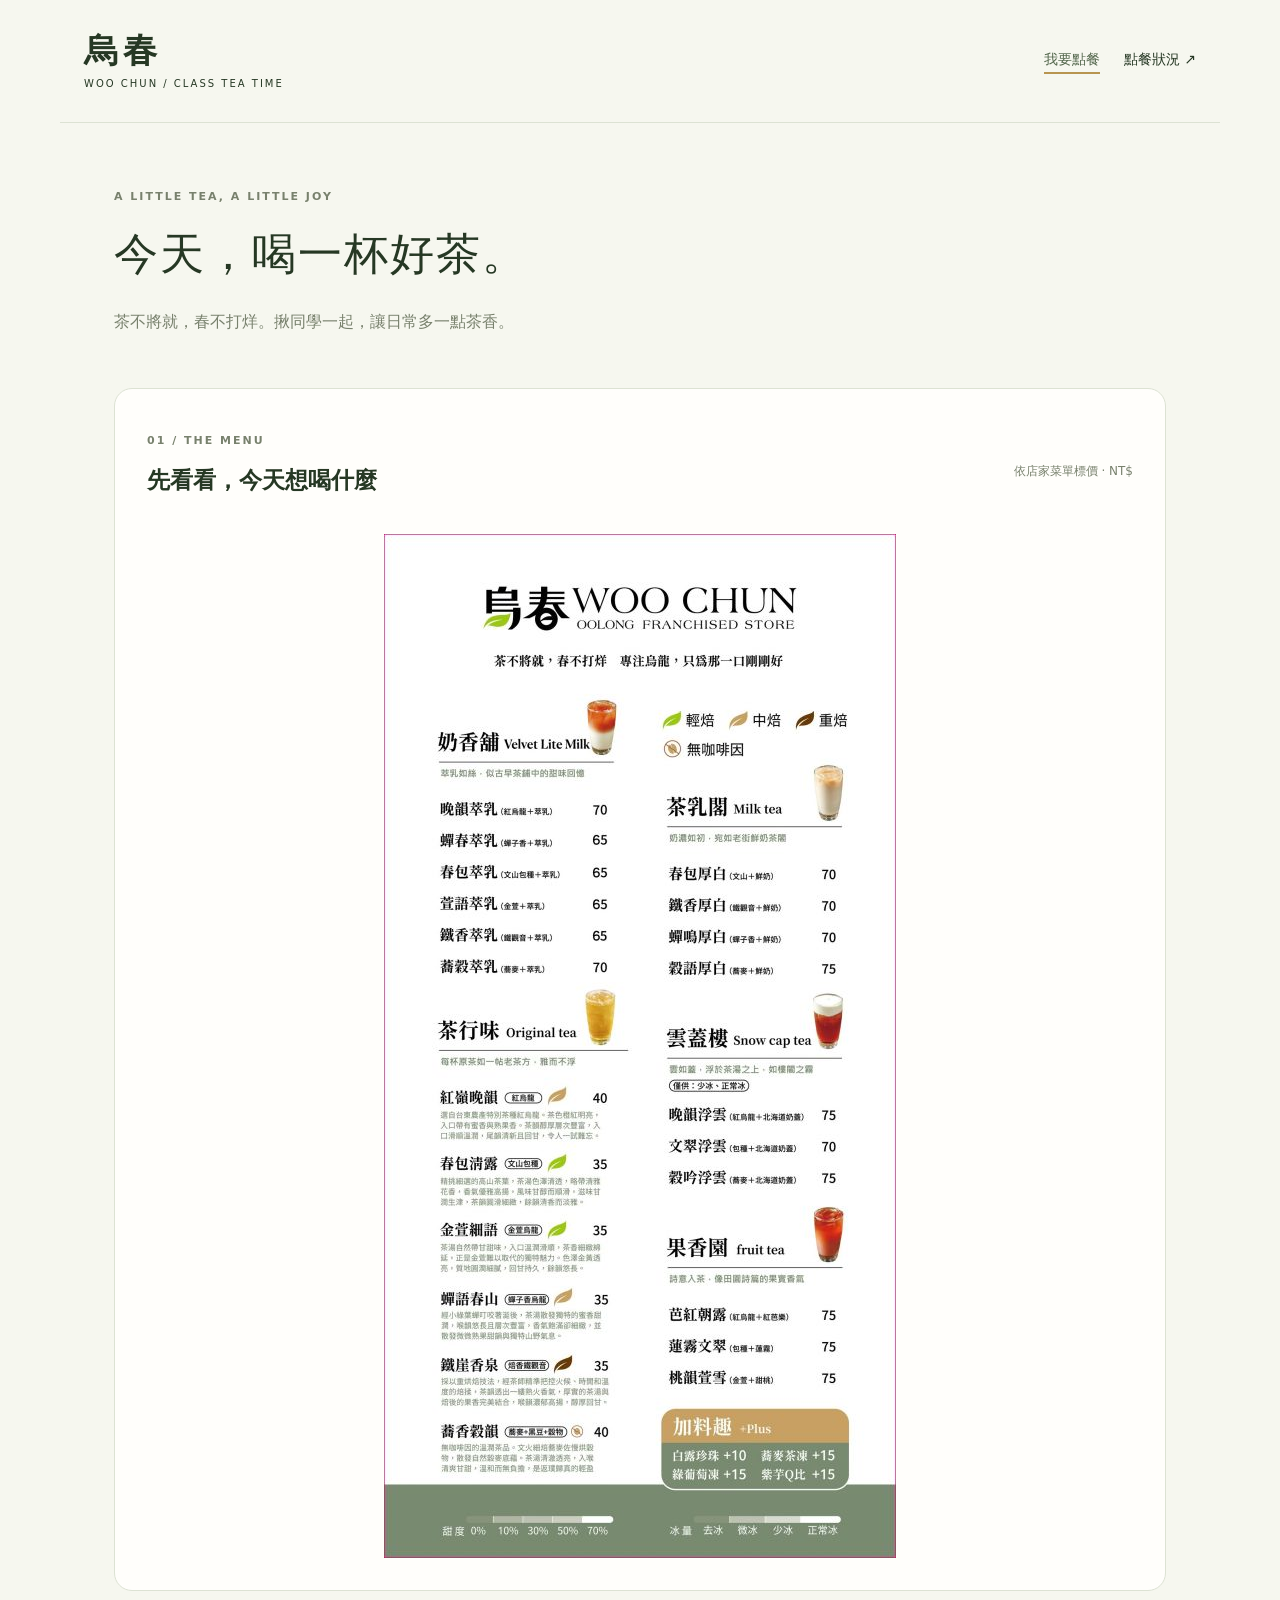
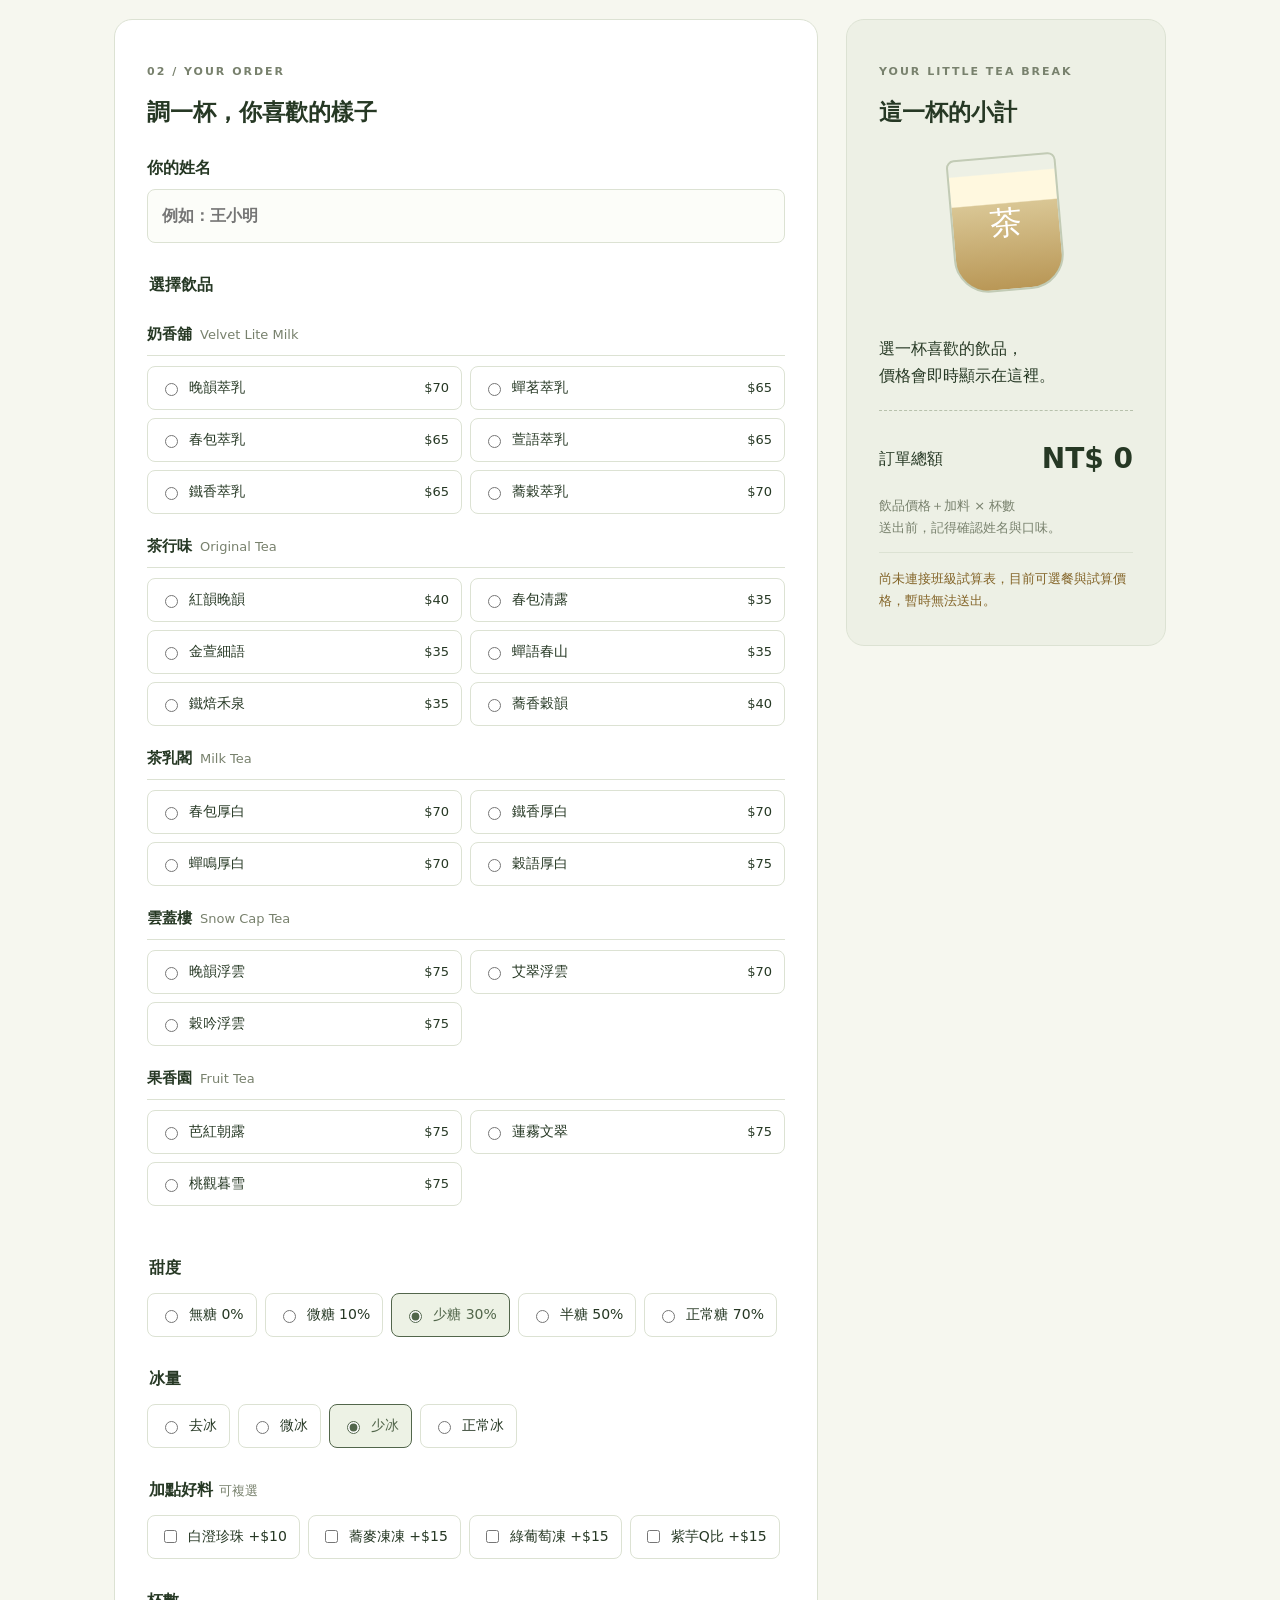
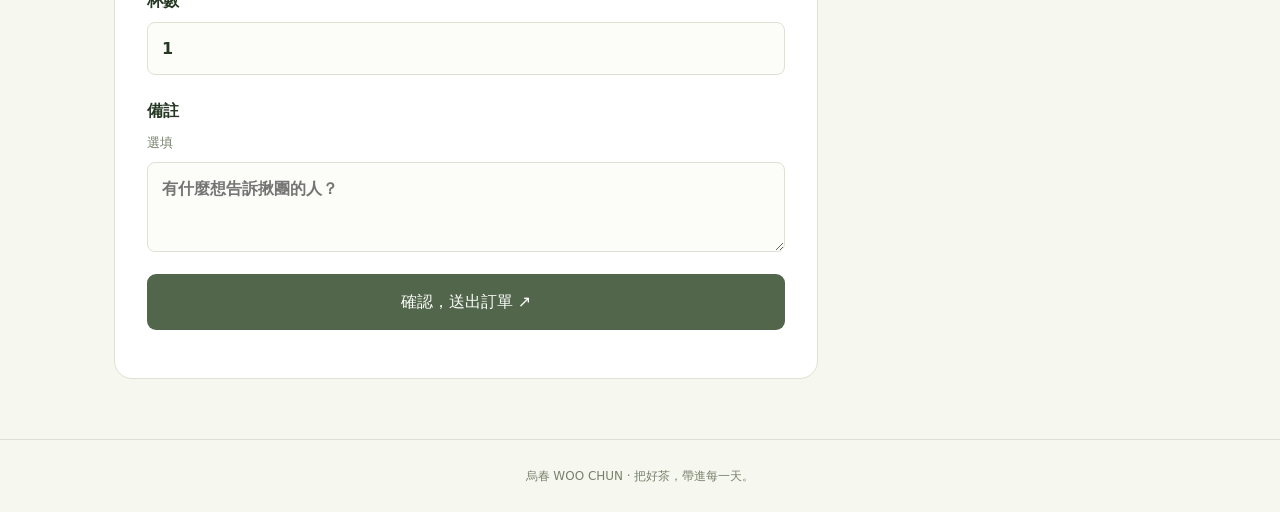
<file: index.html>
<!doctype html>
<html lang="zh-Hant"><head><meta charset="utf-8"><meta name="viewport" content="width=device-width,initial-scale=1"><title>烏春｜班級飲料訂購</title><link rel="stylesheet" href="style.css"></head>
<body><header><a class="brand" href="index.html">烏春<span>WOO CHUN / CLASS TEA TIME</span></a><nav><a aria-current="page" href="index.html">我要點餐</a><a href="orders.html">點餐狀況 ↗</a></nav></header>
<main><section class="intro"><p class="eyebrow">A LITTLE TEA, A LITTLE JOY</p><h1>今天，喝一杯好茶。</h1><p>茶不將就，春不打烊。揪同學一起，讓日常多一點茶香。</p></section>
<section class="panel menu-panel"><div class="section-title"><div><p class="eyebrow">01 / THE MENU</p><h2>先看看，今天想喝什麼</h2></div><span>依店家菜單標價 · NT$</span></div><img class="menu-image" src="menu.jpg" alt="烏春完整飲品菜單，飲品與價格亦列於下方點餐表單" width="512" height="1024"></section>
<div class="order-row"><section class="panel"><p class="eyebrow">02 / YOUR ORDER</p><h2>調一杯，你喜歡的樣子</h2><form id="order-form"><label class="field">你的姓名<input name="name" required maxlength="30" autocomplete="name" placeholder="例如：王小明"></label><fieldset><legend>選擇飲品</legend><div id="drinks"></div></fieldset><fieldset><legend>甜度</legend><div id="sugars" class="choices"></div></fieldset><fieldset><legend>冰量</legend><p id="ice-note" class="muted" hidden>雲蓋樓系列僅提供少冰、正常冰。</p><div id="ices" class="choices"></div></fieldset><fieldset><legend>加點好料 <small>可複選</small></legend><div id="toppings" class="choices"></div></fieldset><label class="field">杯數<input name="quantity" type="number" min="1" max="30" value="1" required></label><label class="field">備註 <small>選填</small><textarea name="note" maxlength="200" placeholder="有什麼想告訴揪團的人？"></textarea></label><button id="submit" type="submit">確認，送出訂單 ↗</button><p id="message" role="status" aria-live="polite"></p></form></section>
<aside class="panel receipt"><p class="eyebrow">YOUR LITTLE TEA BREAK</p><h2>這一杯的小計</h2><div class="tea-art" aria-hidden="true">茶</div><div id="summary">選一杯喜歡的飲品，<br>價格會即時顯示在這裡。</div><div class="total"><span>訂單總額</span><strong id="price" aria-live="polite">NT$ 0</strong></div><p class="muted">飲品價格＋加料 × 杯數<br>送出前，記得確認姓名與口味。</p><div id="connection" class="notice"></div></aside></div></main><footer>烏春 WOO CHUN · 把好茶，帶進每一天。</footer><script src="config.js"></script><script src="menu.js"></script><script src="app.js"></script></body></html>
</file>
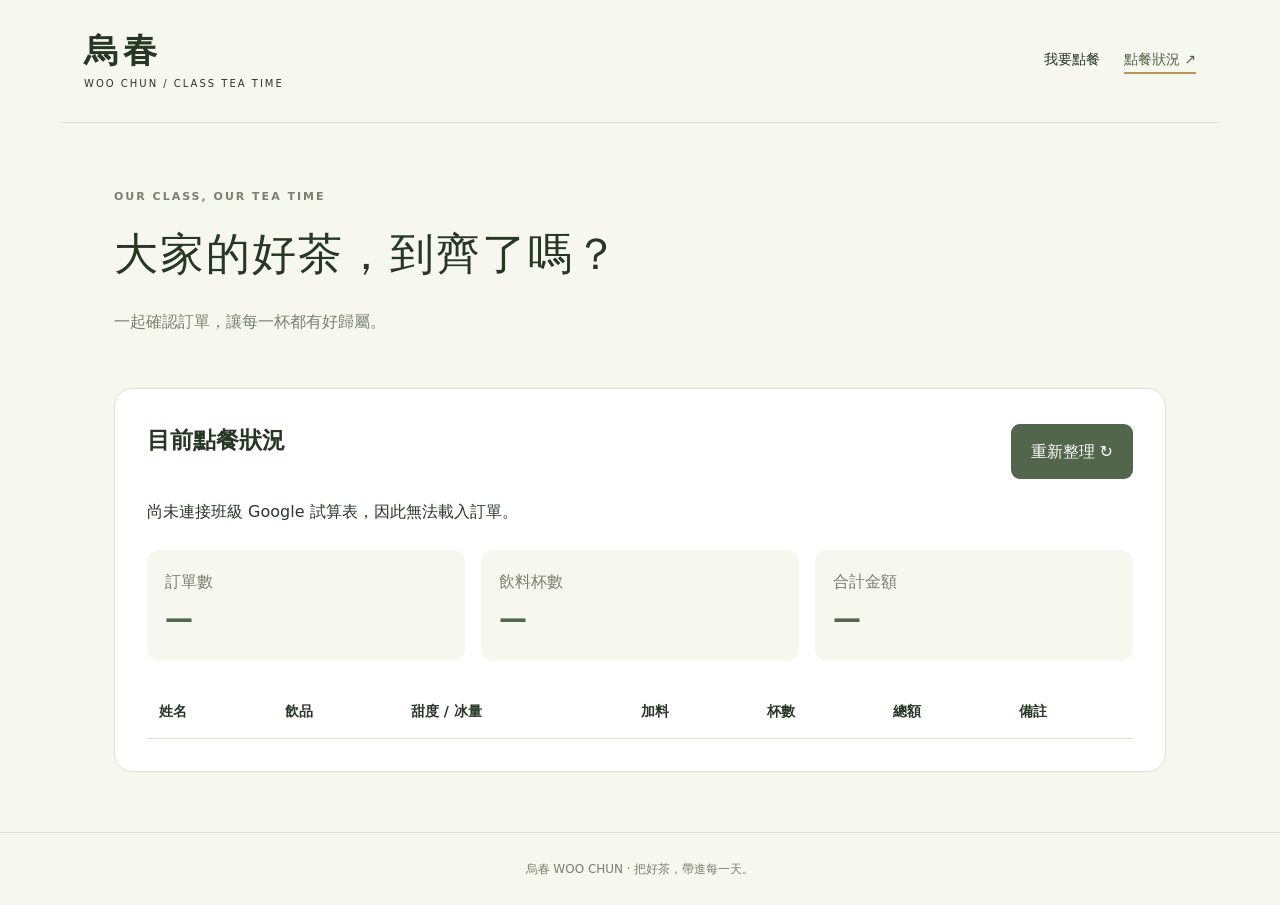
<file: orders.html>
<!doctype html><html lang="zh-Hant"><head><meta charset="utf-8"><meta name="viewport" content="width=device-width,initial-scale=1"><title>點餐狀況｜烏春</title><link rel="stylesheet" href="style.css"></head><body><header><a class="brand" href="index.html">烏春<span>WOO CHUN / CLASS TEA TIME</span></a><nav><a href="index.html">我要點餐</a><a aria-current="page" href="orders.html">點餐狀況 ↗</a></nav></header><main><section class="intro"><p class="eyebrow">OUR CLASS, OUR TEA TIME</p><h1>大家的好茶，到齊了嗎？</h1><p>一起確認訂單，讓每一杯都有好歸屬。</p></section><section class="panel"><div class="section-title"><h2>目前點餐狀況</h2><button id="refresh" type="button">重新整理 ↻</button></div><p id="message" role="status" aria-live="polite"></p><div class="stats"><div>訂單數<strong id="count">—</strong></div><div>飲料杯數<strong id="cups">—</strong></div><div>合計金額<strong id="amount">—</strong></div></div><div class="table-wrap"><table><thead><tr><th>姓名</th><th>飲品</th><th>甜度 / 冰量</th><th>加料</th><th>杯數</th><th>總額</th><th>備註</th></tr></thead><tbody id="order-list"></tbody></table></div></section></main><footer>烏春 WOO CHUN · 把好茶，帶進每一天。</footer><script src="config.js"></script><script src="orders.js"></script></body></html>
</file>
<file: style.css>
:root{--green:#52664b;--ink:#263824;--muted:#78816d;--paper:#f6f7ef;--gold:#b89550;--line:#dce2d3}*{box-sizing:border-box}body{margin:0;background:var(--paper);color:var(--ink);font:16px/1.7 system-ui,'Microsoft JhengHei',sans-serif}header{max-width:1160px;margin:auto;padding:28px 24px;display:flex;justify-content:space-between;align-items:center;border-bottom:1px solid var(--line)}a{color:inherit;text-decoration:none}.brand{font:700 34px Georgia,serif;letter-spacing:5px}.brand span{display:block;font:10px/2 system-ui;letter-spacing:2px}nav{display:flex;gap:24px;font-size:14px}nav a[aria-current]{color:var(--green);border-bottom:2px solid var(--gold)}main{max-width:1100px;margin:auto;padding:0 24px 60px}.intro{padding:54px 0 36px}.eyebrow{font-size:11px;letter-spacing:2px;color:var(--muted);font-weight:700}h1{font-family:Georgia,'Microsoft JhengHei',serif;font-size:clamp(28px,4vw,44px);font-weight:500;letter-spacing:2px;margin:10px 0}h2{font-size:23px;font-weight:600;margin:0 0 22px}.intro>p:last-child{color:var(--muted)}.panel{background:#fff;border:1px solid var(--line);border-radius:18px;padding:32px}.section-title{display:flex;align-items:center;justify-content:space-between;gap:20px}.section-title span{font-size:12px;color:var(--muted)}.menu-panel{margin-bottom:28px;background:#fffefb}.menu-image{display:block;width:min(100%,512px);height:auto;margin:12px auto 0}.order-row{display:grid;grid-template-columns:minmax(0,1fr) 320px;gap:28px;align-items:start}.receipt{position:sticky;top:24px;background:#edf0e5}.field{display:flex;flex-direction:column;gap:8px;margin:22px 0;font-weight:600}input,textarea{font:inherit}input:not([type=radio]):not([type=checkbox]),textarea{width:100%;padding:12px 14px;border:1px solid var(--line);border-radius:8px;background:#fcfdf9;color:var(--ink)}textarea{min-height:90px;resize:vertical}fieldset{border:0;padding:0;margin:28px 0}legend{font-weight:600;margin-bottom:12px}small,.muted{font-size:13px;font-weight:400;color:var(--muted)}.choices{display:flex;flex-wrap:wrap;gap:8px}.choice{display:flex;align-items:center;gap:8px;border:1px solid var(--line);border-radius:8px;padding:9px 12px;cursor:pointer;font-size:14px}.choice:has(input:checked){background:#edf2e5;border-color:var(--green);color:var(--green)}input{accent-color:var(--green)}input:focus-visible,button:focus-visible,a:focus-visible,textarea:focus-visible{outline:3px solid #b89550;outline-offset:3px}.drink-group{margin:12px 0 20px}.drink-group h3{font-size:15px;border-bottom:1px solid var(--line);padding-bottom:8px;margin:0 0 10px}.drink-group small{margin-left:8px}.drink-grid{display:grid;grid-template-columns:1fr 1fr;gap:8px}.drink-grid .choice{justify-content:space-between}.drink-grid .choice span{margin-right:auto}.drink-grid b{font-size:13px;font-weight:500}button{background:var(--green);color:#fff;padding:14px 20px;border:0;border-radius:9px;font:inherit;cursor:pointer}button:disabled{opacity:.6;cursor:wait}form>button{width:100%}.tea-art{display:grid;place-items:center;margin:24px auto;width:110px;height:135px;border:2px solid #c2cbb5;border-radius:8px 8px 35px 35px;background:linear-gradient(0deg,#b99756 0%,#d9c694 65%,#fff8df 66%,#fff8df 88%,transparent 89%);font:32px Georgia;color:#fff;transform:rotate(-5deg)}#summary{padding:20px 0;min-height:90px}.total{border-top:1px dashed #b7c1ac;display:flex;justify-content:space-between;align-items:center;padding-top:24px}.total strong{font-size:28px}.notice{font-size:13px;border-top:1px solid var(--line);padding-top:15px;color:#846529}#message{white-space:pre-line}.stats{display:grid;grid-template-columns:repeat(3,1fr);gap:16px;margin:25px 0}.stats>div{background:var(--paper);padding:18px;border-radius:12px;color:var(--muted)}.stats strong{display:block;font-size:28px;color:var(--green)}.table-wrap{overflow-x:auto}table{border-collapse:collapse;width:100%;text-align:left;font-size:14px}th,td{padding:14px 12px;border-bottom:1px solid var(--line);white-space:nowrap}td:last-child{white-space:normal;min-width:130px}footer{text-align:center;padding:26px;color:var(--muted);font-size:12px;border-top:1px solid var(--line)}@media(max-width:760px){header{padding:20px 16px}.brand{font-size:26px}.brand span{font-size:8px}nav{gap:12px;font-size:12px}main{padding:0 16px 36px}.panel{padding:22px 18px}.order-row{grid-template-columns:1fr}.receipt{position:static}.section-title{align-items:flex-start;flex-wrap:wrap}.intro{padding:32px 0 20px}.stats{gap:8px}.stats>div{padding:12px}.stats strong{font-size:22px}}@media(max-width:380px){.drink-grid{grid-template-columns:1fr}}
</file>
